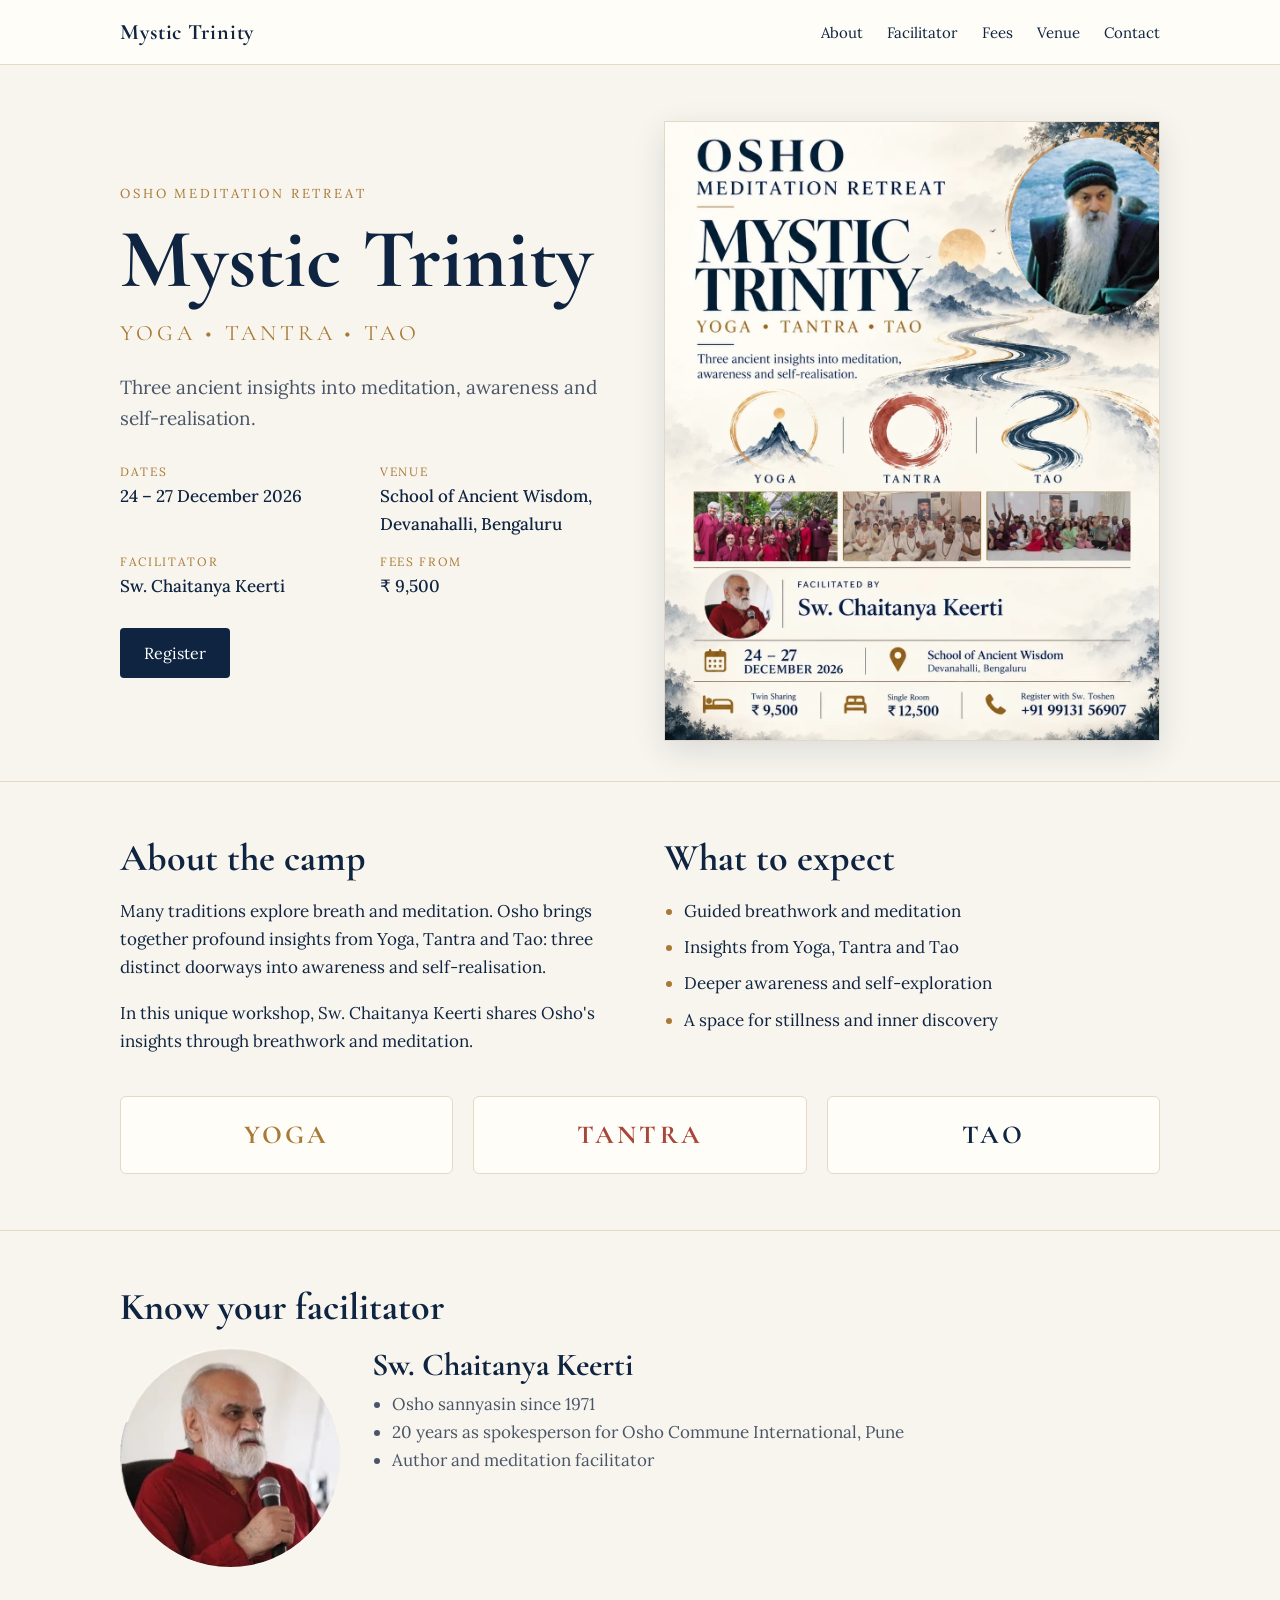
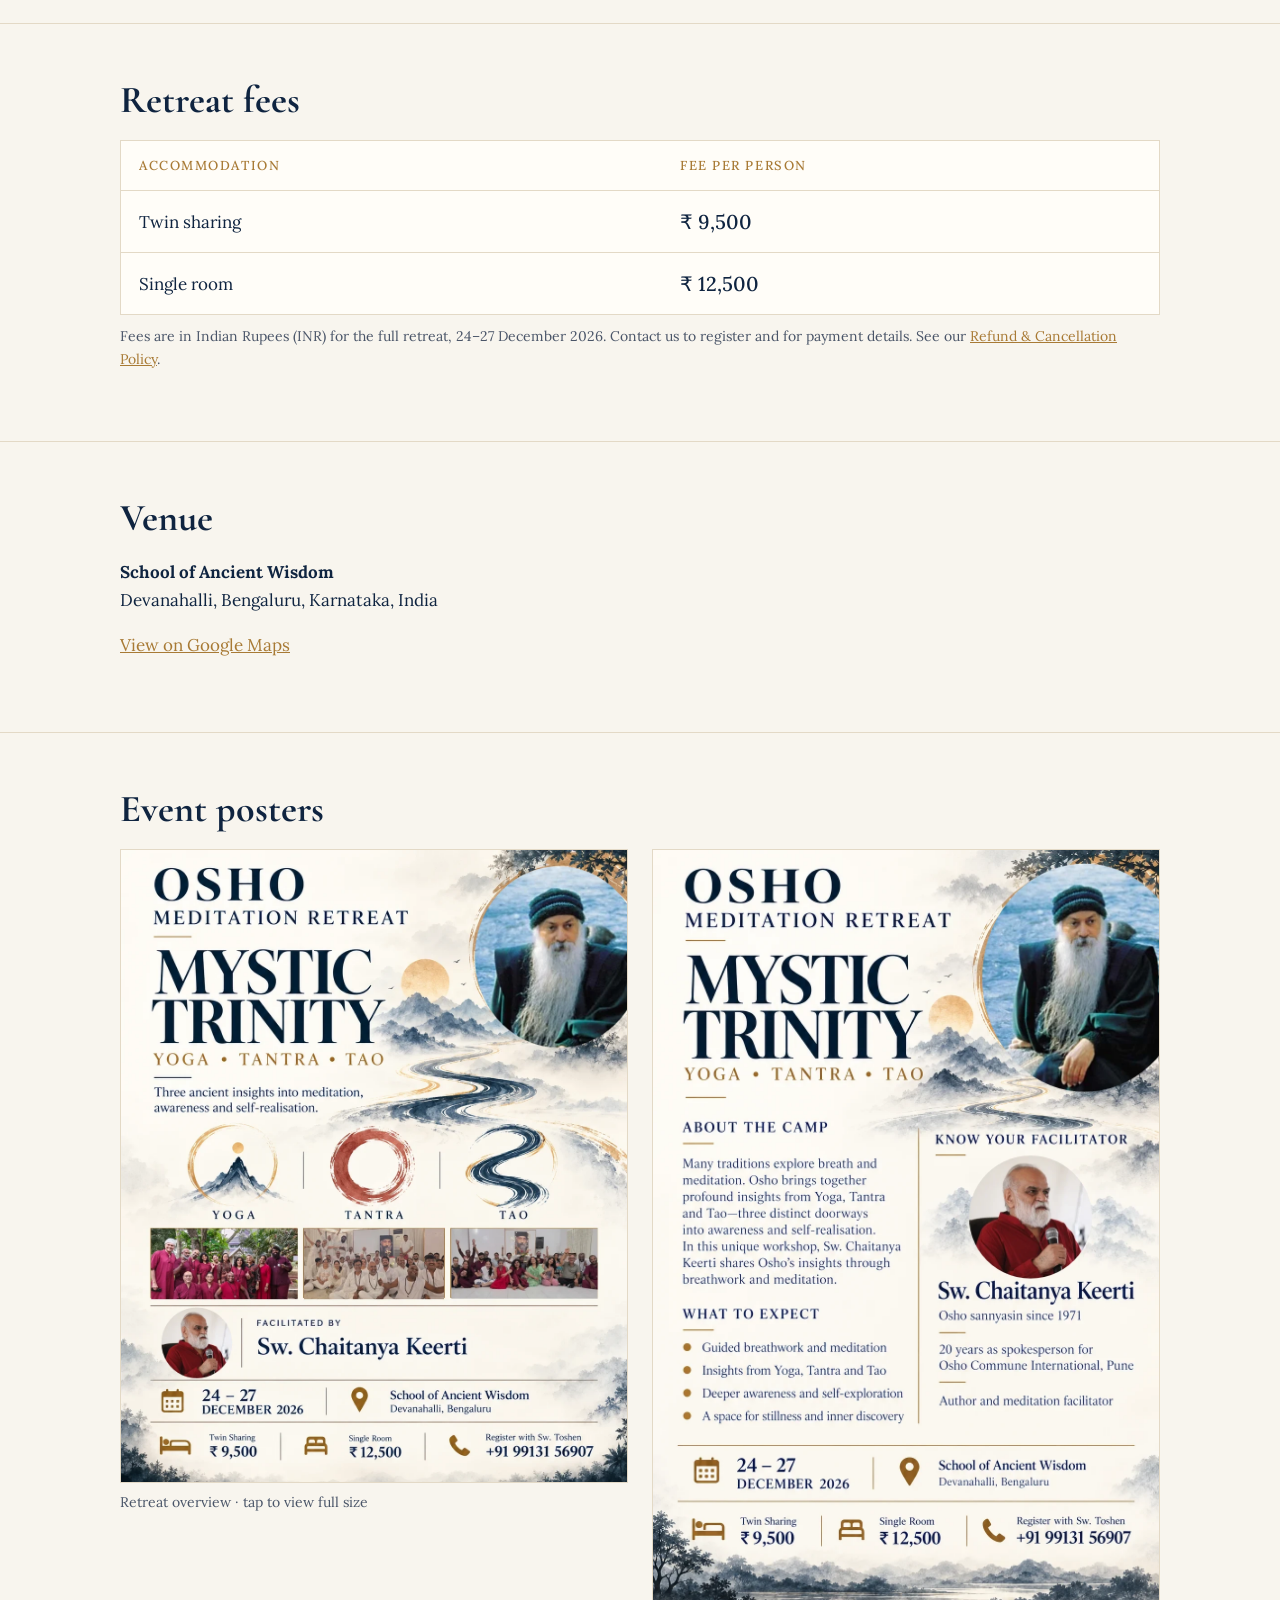
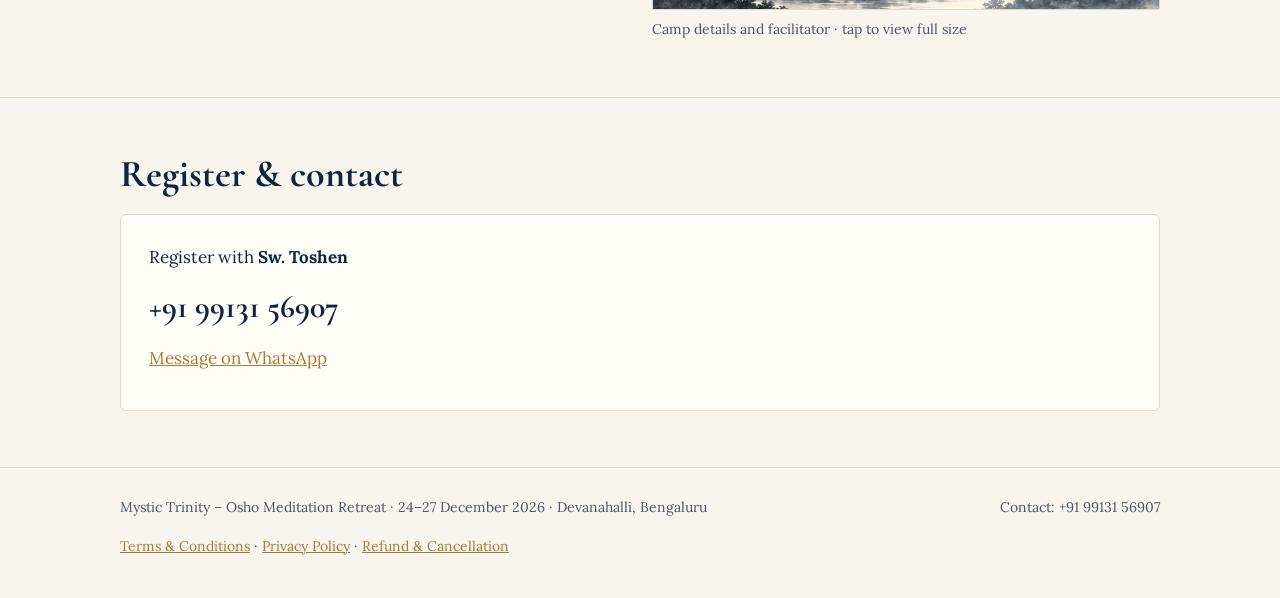
<file: index.html>
<!doctype html>
<html lang="en">
<head>
  <meta charset="utf-8">
  <meta name="viewport" content="width=device-width, initial-scale=1">
  <title>Mystic Trinity – Osho Meditation Retreat | 24–27 Dec 2026, Bengaluru</title>
  <meta name="description" content="Mystic Trinity: Yoga, Tantra, Tao. A four-day Osho meditation retreat facilitated by Sw. Chaitanya Keerti at the School of Ancient Wisdom, Devanahalli, Bengaluru, 24–27 December 2026.">
  <meta property="og:title" content="Mystic Trinity – Osho Meditation Retreat">
  <meta property="og:description" content="Yoga • Tantra • Tao. 24–27 December 2026, School of Ancient Wisdom, Devanahalli, Bengaluru."></a>
  <meta property="og:image" content="images/poster-overview.webp">
  <meta property="og:type" content="website">
  <link rel="preconnect" href="https://fonts.googleapis.com">
  <link rel="preconnect" href="https://fonts.gstatic.com" crossorigin>
  <link href="https://fonts.googleapis.com/css2?family=Cormorant+Garamond:wght@500;600;700&family=Lora:wght@400;500&display=swap" rel="stylesheet">
  <style>
    :root {
      --bg: #f8f5ee;
      --surface: #fffdf8;
      --ink: #0f2440;
      --muted: #4a5568;
      --gold: #a87a35;
      --rust: #a8463a;
      --line: #e3d9c6;
    }
    * { box-sizing: border-box; }
    html { scroll-behavior: smooth; }
    body {
      margin: 0;
      background: var(--bg);
      color: var(--ink);
      font-family: "Lora", Georgia, serif;
      font-size: 17px;
      line-height: 1.65;
    }
    a { color: var(--gold); }
    img { max-width: 100%; height: auto; display: block; }
    .wrap { max-width: 1080px; margin: 0 auto; padding: 0 20px; }

    header.top {
      border-bottom: 1px solid var(--line);
      background: var(--surface);
    }
    header.top .wrap {
      display: flex; align-items: center; justify-content: space-between;
      gap: 16px; padding-top: 14px; padding-bottom: 14px; flex-wrap: wrap;
    }
    .brand { font-family: "Cormorant Garamond", serif; font-weight: 700; font-size: 22px; letter-spacing: .04em; }
    nav a { color: var(--ink); text-decoration: none; margin-left: 20px; font-size: 15px; }
    nav a:hover { color: var(--gold); }

    .hero { padding: 56px 0 40px; }
    .hero .wrap { display: grid; grid-template-columns: 1fr 1fr; gap: 48px; align-items: center; }
    .eyebrow { letter-spacing: .22em; text-transform: uppercase; font-size: 13px; color: var(--gold); margin: 0 0 8px; }
    h1, h2, h3 { font-family: "Cormorant Garamond", serif; line-height: 1.1; margin: 0; }
    h1 { font-size: clamp(48px, 8vw, 84px); font-weight: 700; }
    .paths { font-family: "Cormorant Garamond", serif; color: var(--gold); letter-spacing: .18em; font-size: 22px; margin: 10px 0 20px; }
    .lede { font-size: 19px; color: var(--muted); margin: 0 0 28px; }
    .facts { display: grid; grid-template-columns: 1fr 1fr; gap: 14px 24px; margin: 0 0 28px; }
    .facts dt { font-size: 12px; letter-spacing: .14em; text-transform: uppercase; color: var(--gold); }
    .facts dd { margin: 0; font-weight: 500; }
    .btn {
      display: inline-block; background: var(--ink); color: #fff; text-decoration: none;
      padding: 12px 24px; border-radius: 4px; font-size: 16px;
    }
    .btn:hover { background: #1c3a63; }
    .hero-img { border: 1px solid var(--line); box-shadow: 0 10px 30px rgba(15,36,64,.12); }

    section { padding: 56px 0; border-top: 1px solid var(--line); }
    section h2 { font-size: 38px; margin-bottom: 18px; }
    .two { display: grid; grid-template-columns: 1fr 1fr; gap: 48px; }

    .trinity { display: grid; grid-template-columns: repeat(3, 1fr); gap: 20px; margin-top: 24px; }
    .card { background: var(--surface); border: 1px solid var(--line); padding: 24px; text-align: center; border-radius: 6px; }
    .card h3 { font-size: 26px; letter-spacing: .12em; }
    .card p { margin: 0; color: var(--muted); font-size: 16px; }
    .card.yoga h3 { color: var(--gold); }
    .card.tantra h3 { color: var(--rust); }
    .card.tao h3 { color: var(--ink); }

    ul.expect { padding-left: 20px; margin: 0; }
    ul.expect li { margin-bottom: 8px; }
    ul.expect li::marker { color: var(--gold); }

    .facilitator { display: grid; grid-template-columns: 220px 1fr; gap: 32px; align-items: start; }
    .facilitator h3 { font-size: 32px; margin-bottom: 8px; }
    .facilitator ul { padding-left: 20px; margin: 0; color: var(--muted); }

    table.pricing { width: 100%; border-collapse: collapse; background: var(--surface); border: 1px solid var(--line); }
    table.pricing th, table.pricing td { padding: 14px 18px; text-align: left; border-bottom: 1px solid var(--line); }
    table.pricing th { font-size: 13px; letter-spacing: .12em; text-transform: uppercase; color: var(--gold); font-weight: 500; }
    table.pricing td.amt { font-weight: 500; font-size: 20px; white-space: nowrap; }
    .note { font-size: 14px; color: var(--muted); margin-top: 10px; }

    .posters { display: grid; grid-template-columns: 1fr 1fr; gap: 24px; align-items: start; }
    .posters figure { margin: 0; }
    .posters img { border: 1px solid var(--line); }
    .posters figcaption { font-size: 14px; color: var(--muted); margin-top: 8px; }

    .contact-box { background: var(--surface); border: 1px solid var(--line); padding: 28px; border-radius: 6px; }
    .contact-box p { margin: 0 0 10px; }
    .phone { font-family: "Cormorant Garamond", serif; font-size: 32px; font-weight: 700; color: var(--ink); text-decoration: none; }

    footer { border-top: 1px solid var(--line); padding: 28px 0 40px; font-size: 14px; color: var(--muted); }
    footer .wrap { display: flex; justify-content: space-between; gap: 16px; flex-wrap: wrap; }

    @media (max-width: 820px) {
      .hero .wrap, .two, .posters { grid-template-columns: 1fr; }
      .trinity { grid-template-columns: 1fr; }
      .facilitator { grid-template-columns: 1fr; }
      .facilitator img { max-width: 220px; }
      nav { display: none; }
      .hero { padding-top: 32px; }
    }
  </style>
</head>
<body>
  <header class="top">
    <div class="wrap">
      <div class="brand">Mystic Trinity</div>
      <nav>
        <a href="#about">About</a>
        <a href="#facilitator">Facilitator</a>
        <a href="#fees">Fees</a>
        <a href="#venue">Venue</a>
        <a href="#contact">Contact</a>
      </nav>
    </div>
  </header>

  <main>
    <div class="hero">
      <div class="wrap">
        <div>
          <p class="eyebrow">Osho Meditation Retreat</p>
          <h1>Mystic Trinity</h1>
          <p class="paths">YOGA • TANTRA • TAO</p>
          <p class="lede">Three ancient insights into meditation, awareness and self-realisation.</p>
          <dl class="facts">
            <div><dt>Dates</dt><dd>24 – 27 December 2026</dd></div>
            <div><dt>Venue</dt><dd>School of Ancient Wisdom, Devanahalli, Bengaluru</dd></div>
            <div><dt>Facilitator</dt><dd>Sw. Chaitanya Keerti</dd></div>
            <div><dt>Fees from</dt><dd>₹ 9,500</dd></div>
          </dl>
          <a class="btn" href="#contact">Register</a>
        </div>
        <a href="images/poster-overview.webp" target="_blank" rel="noopener"><img class="hero-img" src="images/poster-overview.webp" width="1122" height="1402"
             alt="Mystic Trinity Osho Meditation Retreat poster: Yoga, Tantra, Tao, facilitated by Sw. Chaitanya Keerti, 24–27 December 2026 at School of Ancient Wisdom, Devanahalli, Bengaluru."></a>
      </div>
    </div>

    <section id="about">
      <div class="wrap">
        <div class="two">
          <div>
            <h2>About the camp</h2>
            <p>Many traditions explore breath and meditation. Osho brings together profound insights from Yoga, Tantra and Tao: three distinct doorways into awareness and self-realisation.</p>
            <p>In this unique workshop, Sw. Chaitanya Keerti shares Osho's insights through breathwork and meditation.</p>
          </div>
          <div>
            <h2>What to expect</h2>
            <ul class="expect">
              <li>Guided breathwork and meditation</li>
              <li>Insights from Yoga, Tantra and Tao</li>
              <li>Deeper awareness and self-exploration</li>
              <li>A space for stillness and inner discovery</li>
            </ul>
          </div>
        </div>
        <div class="trinity">
          <div class="card yoga"><h3>YOGA</h3></div>
          <div class="card tantra"><h3>TANTRA</h3></div>
          <div class="card tao"><h3>TAO</h3></div>
        </div>
      </div>
    </section>

    <section id="facilitator">
      <div class="wrap">
        <h2>Know your facilitator</h2>
        <div class="facilitator">
          <img src="images/facilitator.jpg" width="220" height="220" alt="Sw. Chaitanya Keerti" style="border-radius: 50%;">
          <div>
            <h3>Sw. Chaitanya Keerti</h3>
            <ul>
              <li>Osho sannyasin since 1971</li>
              <li>20 years as spokesperson for Osho Commune International, Pune</li>
              <li>Author and meditation facilitator</li>
            </ul>
          </div>
        </div>
      </div>
    </section>

    <section id="fees">
      <div class="wrap">
        <h2>Retreat fees</h2>
        <table class="pricing">
          <thead><tr><th>Accommodation</th><th>Fee per person</th></tr></thead>
          <tbody>
            <tr><td>Twin sharing</td><td class="amt">₹ 9,500</td></tr>
            <tr><td>Single room</td><td class="amt">₹ 12,500</td></tr>
          </tbody>
        </table>
        <p class="note">Fees are in Indian Rupees (INR) for the full retreat, 24–27 December 2026. Contact us to register and for payment details. See our <a href="refund.html">Refund &amp; Cancellation Policy</a>.</p>
      </div>
    </section>

    <section id="venue">
      <div class="wrap">
        <h2>Venue</h2>
        <p><strong>School of Ancient Wisdom</strong><br>Devanahalli, Bengaluru, Karnataka, India</p>
        <p><a href="https://www.google.com/maps/search/?api=1&query=School+of+Ancient+Wisdom+Devanahalli+Bengaluru" target="_blank" rel="noopener">View on Google Maps</a></p>
      </div>
    </section>

    <section id="posters">
      <div class="wrap">
        <h2>Event posters</h2>
        <div class="posters">
          <figure>
            <a href="images/poster-overview.webp" target="_blank" rel="noopener"><img src="images/poster-overview.webp" width="1122" height="1402" loading="lazy" alt="Mystic Trinity retreat overview poster"></a>
            <figcaption>Retreat overview · tap to view full size</figcaption>
          </figure>
          <figure>
            <a href="images/poster-details.webp" target="_blank" rel="noopener"><img src="images/poster-details.webp" width="1024" height="1536" loading="lazy" alt="Mystic Trinity retreat details poster with camp description and facilitator profile"></a>
            <figcaption>Camp details and facilitator · tap to view full size</figcaption>
          </figure>
        </div>
      </div>
    </section>

    <section id="contact">
      <div class="wrap">
        <h2>Register &amp; contact</h2>
        <div class="contact-box">
          <p>Register with <strong>Sw. Toshen</strong></p>
          <p><a class="phone" href="tel:+919913156907">+91 99131 56907</a></p>
          <p><a href="https://wa.me/919913156907" target="_blank" rel="noopener">Message on WhatsApp</a></p>
        </div>
      </div>
    </section>
  </main>

  <footer>
    <div class="wrap">
      <span>Mystic Trinity – Osho Meditation Retreat · 24–27 December 2026 · Devanahalli, Bengaluru</span>
      <span>Contact: +91 99131 56907</span>
      <span class="legal"><a href="terms.html">Terms &amp; Conditions</a> · <a href="privacy.html">Privacy Policy</a> · <a href="refund.html">Refund &amp; Cancellation</a></span>
    </div>
  </footer>
</body>
</html>
</file>
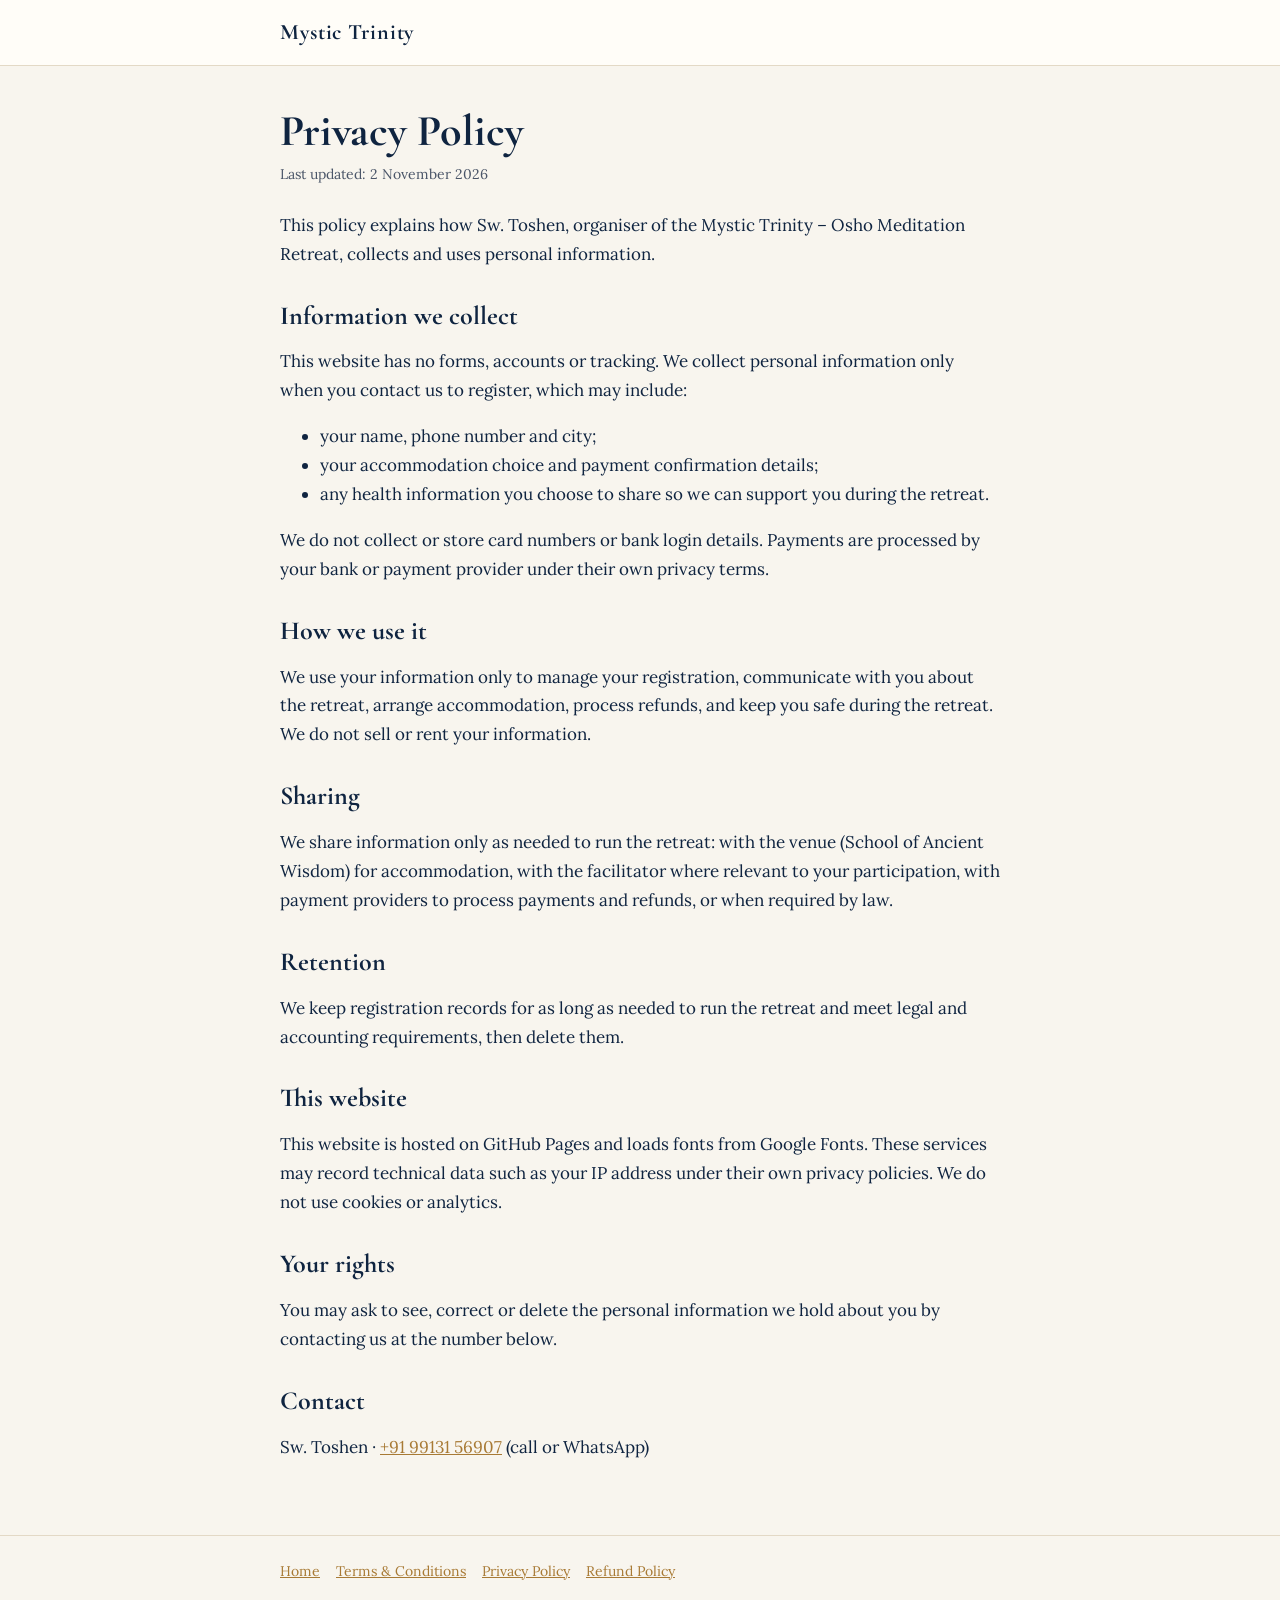
<file: privacy.html>
<!doctype html>
<html lang="en">
<head>
  <meta charset="utf-8">
  <meta name="viewport" content="width=device-width, initial-scale=1">
  <title>Privacy Policy – Mystic Trinity Retreat</title>
  <link href="https://fonts.googleapis.com/css2?family=Cormorant+Garamond:wght@600;700&family=Lora:wght@400;500&display=swap" rel="stylesheet">
  <link rel="stylesheet" href="policy.css">
</head>
<body>
  <header class="top"><div class="wrap"><a class="brand" href="./">Mystic Trinity</a></div></header>
  <main>
    <div class="wrap">
      <h1>Privacy Policy</h1>
      <p class="updated">Last updated: 2 November 2026</p>

      <p>This policy explains how Sw. Toshen, organiser of the Mystic Trinity – Osho Meditation Retreat, collects and uses personal information.</p>

      <h2>Information we collect</h2>
      <p>This website has no forms, accounts or tracking. We collect personal information only when you contact us to register, which may include:</p>
      <ul>
        <li>your name, phone number and city;</li>
        <li>your accommodation choice and payment confirmation details;</li>
        <li>any health information you choose to share so we can support you during the retreat.</li>
      </ul>
      <p>We do not collect or store card numbers or bank login details. Payments are processed by your bank or payment provider under their own privacy terms.</p>

      <h2>How we use it</h2>
      <p>We use your information only to manage your registration, communicate with you about the retreat, arrange accommodation, process refunds, and keep you safe during the retreat. We do not sell or rent your information.</p>

      <h2>Sharing</h2>
      <p>We share information only as needed to run the retreat: with the venue (School of Ancient Wisdom) for accommodation, with the facilitator where relevant to your participation, with payment providers to process payments and refunds, or when required by law.</p>

      <h2>Retention</h2>
      <p>We keep registration records for as long as needed to run the retreat and meet legal and accounting requirements, then delete them.</p>

      <h2>This website</h2>
      <p>This website is hosted on GitHub Pages and loads fonts from Google Fonts. These services may record technical data such as your IP address under their own privacy policies. We do not use cookies or analytics.</p>

      <h2>Your rights</h2>
      <p>You may ask to see, correct or delete the personal information we hold about you by contacting us at the number below.</p>

      <h2>Contact</h2>
      <p>Sw. Toshen · <a href="tel:+919913156907">+91 99131 56907</a> (call or WhatsApp)</p>
    </div>
  </main>
  <footer><div class="wrap"><a href="./">Home</a><a href="terms.html">Terms &amp; Conditions</a><a href="privacy.html">Privacy Policy</a><a href="refund.html">Refund Policy</a></div></footer>
</body>
</html>
</file>
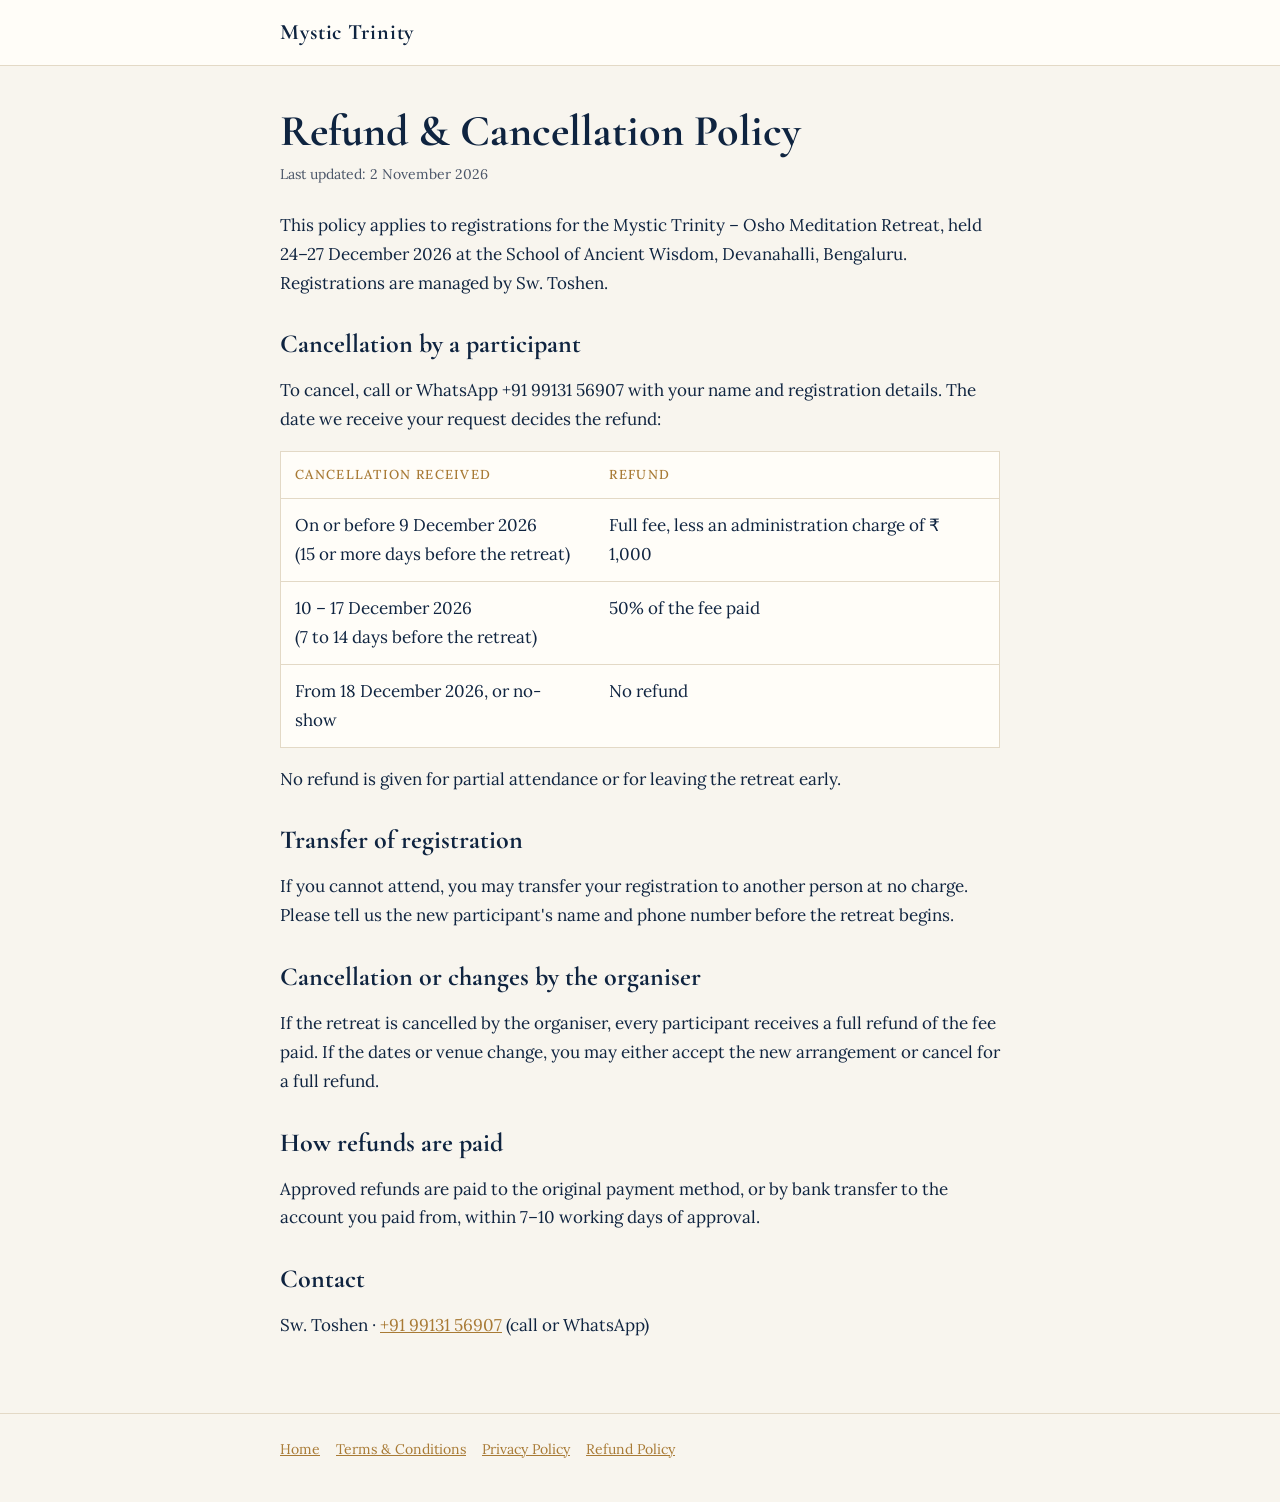
<file: refund.html>
<!doctype html>
<html lang="en">
<head>
  <meta charset="utf-8">
  <meta name="viewport" content="width=device-width, initial-scale=1">
  <title>Refund &amp; Cancellation Policy – Mystic Trinity Retreat</title>
  <link href="https://fonts.googleapis.com/css2?family=Cormorant+Garamond:wght@600;700&family=Lora:wght@400;500&display=swap" rel="stylesheet">
  <link rel="stylesheet" href="policy.css">
</head>
<body>
  <header class="top"><div class="wrap"><a class="brand" href="./">Mystic Trinity</a></div></header>
  <main>
    <div class="wrap">
      <h1>Refund &amp; Cancellation Policy</h1>
      <p class="updated">Last updated: 2 November 2026</p>

      <p>This policy applies to registrations for the Mystic Trinity – Osho Meditation Retreat, held 24–27 December 2026 at the School of Ancient Wisdom, Devanahalli, Bengaluru. Registrations are managed by Sw. Toshen.</p>

      <h2>Cancellation by a participant</h2>
      <p>To cancel, call or WhatsApp +91 99131 56907 with your name and registration details. The date we receive your request decides the refund:</p>
      <table>
        <thead><tr><th>Cancellation received</th><th>Refund</th></tr></thead>
        <tbody>
          <tr><td>On or before 9 December 2026<br>(15 or more days before the retreat)</td><td>Full fee, less an administration charge of ₹ 1,000</td></tr>
          <tr><td>10 – 17 December 2026<br>(7 to 14 days before the retreat)</td><td>50% of the fee paid</td></tr>
          <tr><td>From 18 December 2026, or no-show</td><td>No refund</td></tr>
        </tbody>
      </table>
      <p>No refund is given for partial attendance or for leaving the retreat early.</p>

      <h2>Transfer of registration</h2>
      <p>If you cannot attend, you may transfer your registration to another person at no charge. Please tell us the new participant's name and phone number before the retreat begins.</p>

      <h2>Cancellation or changes by the organiser</h2>
      <p>If the retreat is cancelled by the organiser, every participant receives a full refund of the fee paid. If the dates or venue change, you may either accept the new arrangement or cancel for a full refund.</p>

      <h2>How refunds are paid</h2>
      <p>Approved refunds are paid to the original payment method, or by bank transfer to the account you paid from, within 7–10 working days of approval.</p>

      <h2>Contact</h2>
      <p>Sw. Toshen · <a href="tel:+919913156907">+91 99131 56907</a> (call or WhatsApp)</p>
    </div>
  </main>
  <footer><div class="wrap"><a href="./">Home</a><a href="terms.html">Terms &amp; Conditions</a><a href="privacy.html">Privacy Policy</a><a href="refund.html">Refund Policy</a></div></footer>
</body>
</html>
</file>
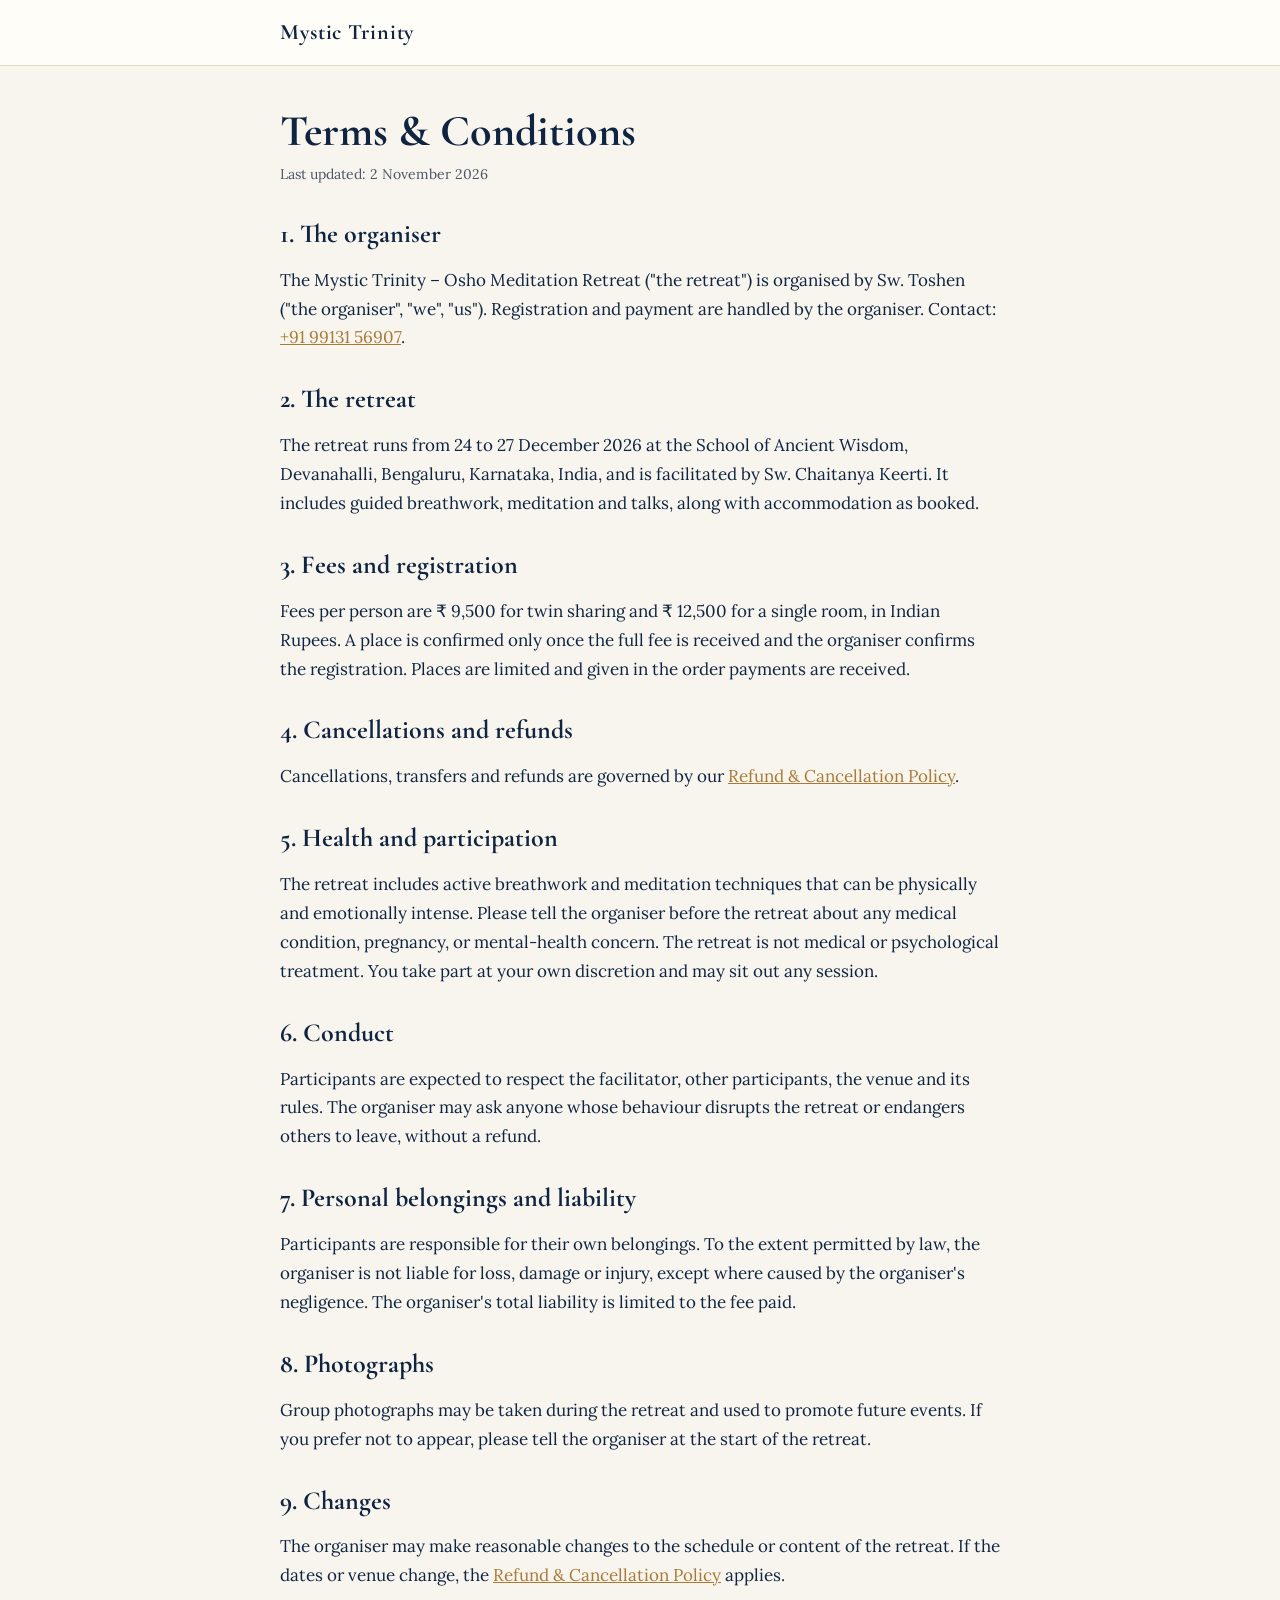
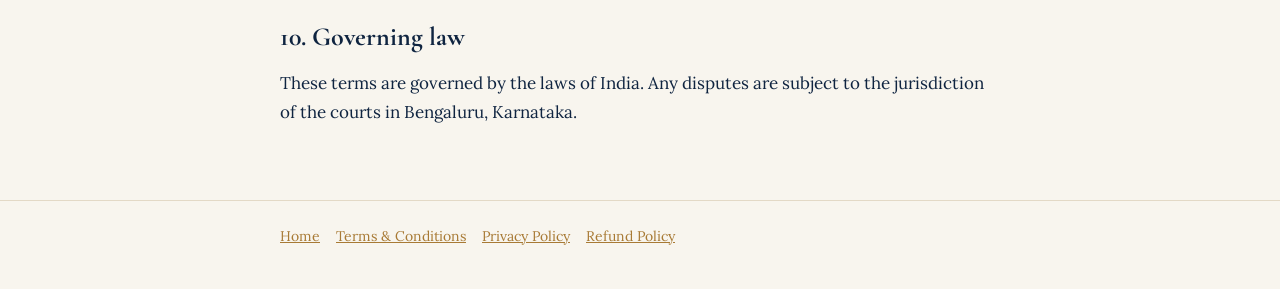
<file: terms.html>
<!doctype html>
<html lang="en">
<head>
  <meta charset="utf-8">
  <meta name="viewport" content="width=device-width, initial-scale=1">
  <title>Terms &amp; Conditions – Mystic Trinity Retreat</title>
  <link href="https://fonts.googleapis.com/css2?family=Cormorant+Garamond:wght@600;700&family=Lora:wght@400;500&display=swap" rel="stylesheet">
  <link rel="stylesheet" href="policy.css">
</head>
<body>
  <header class="top"><div class="wrap"><a class="brand" href="./">Mystic Trinity</a></div></header>
  <main>
    <div class="wrap">
      <h1>Terms &amp; Conditions</h1>
      <p class="updated">Last updated: 2 November 2026</p>

      <h2>1. The organiser</h2>
      <p>The Mystic Trinity – Osho Meditation Retreat ("the retreat") is organised by Sw. Toshen ("the organiser", "we", "us"). Registration and payment are handled by the organiser. Contact: <a href="tel:+919913156907">+91 99131 56907</a>.</p>

      <h2>2. The retreat</h2>
      <p>The retreat runs from 24 to 27 December 2026 at the School of Ancient Wisdom, Devanahalli, Bengaluru, Karnataka, India, and is facilitated by Sw. Chaitanya Keerti. It includes guided breathwork, meditation and talks, along with accommodation as booked.</p>

      <h2>3. Fees and registration</h2>
      <p>Fees per person are ₹ 9,500 for twin sharing and ₹ 12,500 for a single room, in Indian Rupees. A place is confirmed only once the full fee is received and the organiser confirms the registration. Places are limited and given in the order payments are received.</p>

      <h2>4. Cancellations and refunds</h2>
      <p>Cancellations, transfers and refunds are governed by our <a href="refund.html">Refund &amp; Cancellation Policy</a>.</p>

      <h2>5. Health and participation</h2>
      <p>The retreat includes active breathwork and meditation techniques that can be physically and emotionally intense. Please tell the organiser before the retreat about any medical condition, pregnancy, or mental-health concern. The retreat is not medical or psychological treatment. You take part at your own discretion and may sit out any session.</p>

      <h2>6. Conduct</h2>
      <p>Participants are expected to respect the facilitator, other participants, the venue and its rules. The organiser may ask anyone whose behaviour disrupts the retreat or endangers others to leave, without a refund.</p>

      <h2>7. Personal belongings and liability</h2>
      <p>Participants are responsible for their own belongings. To the extent permitted by law, the organiser is not liable for loss, damage or injury, except where caused by the organiser's negligence. The organiser's total liability is limited to the fee paid.</p>

      <h2>8. Photographs</h2>
      <p>Group photographs may be taken during the retreat and used to promote future events. If you prefer not to appear, please tell the organiser at the start of the retreat.</p>

      <h2>9. Changes</h2>
      <p>The organiser may make reasonable changes to the schedule or content of the retreat. If the dates or venue change, the <a href="refund.html">Refund &amp; Cancellation Policy</a> applies.</p>

      <h2>10. Governing law</h2>
      <p>These terms are governed by the laws of India. Any disputes are subject to the jurisdiction of the courts in Bengaluru, Karnataka.</p>
    </div>
  </main>
  <footer><div class="wrap"><a href="./">Home</a><a href="terms.html">Terms &amp; Conditions</a><a href="privacy.html">Privacy Policy</a><a href="refund.html">Refund Policy</a></div></footer>
</body>
</html>
</file>
<file: policy.css>
:root {
  --bg: #f8f5ee;
  --surface: #fffdf8;
  --ink: #0f2440;
  --muted: #4a5568;
  --gold: #a87a35;
  --line: #e3d9c6;
}
* { box-sizing: border-box; }
body {
  margin: 0;
  background: var(--bg);
  color: var(--ink);
  font-family: "Lora", Georgia, serif;
  font-size: 17px;
  line-height: 1.7;
}
a { color: var(--gold); }
.wrap { max-width: 760px; margin: 0 auto; padding: 0 20px; }
header.top { border-bottom: 1px solid var(--line); background: var(--surface); }
header.top .wrap { padding-top: 14px; padding-bottom: 14px; }
.brand { font-family: "Cormorant Garamond", serif; font-weight: 700; font-size: 22px; letter-spacing: .04em; color: var(--ink); text-decoration: none; }
main { padding: 40px 0 56px; }
h1, h2 { font-family: "Cormorant Garamond", serif; line-height: 1.15; }
h1 { font-size: 44px; margin: 0 0 6px; }
h2 { font-size: 26px; margin: 32px 0 8px; }
.updated { color: var(--muted); font-size: 14px; margin: 0 0 24px; }
table { width: 100%; border-collapse: collapse; background: var(--surface); border: 1px solid var(--line); margin: 12px 0; }
th, td { padding: 12px 14px; text-align: left; border-bottom: 1px solid var(--line); vertical-align: top; }
th { font-size: 13px; letter-spacing: .1em; text-transform: uppercase; color: var(--gold); font-weight: 500; }
footer { border-top: 1px solid var(--line); padding: 24px 0 40px; font-size: 14px; color: var(--muted); }
footer a { margin-right: 16px; }
</file>
